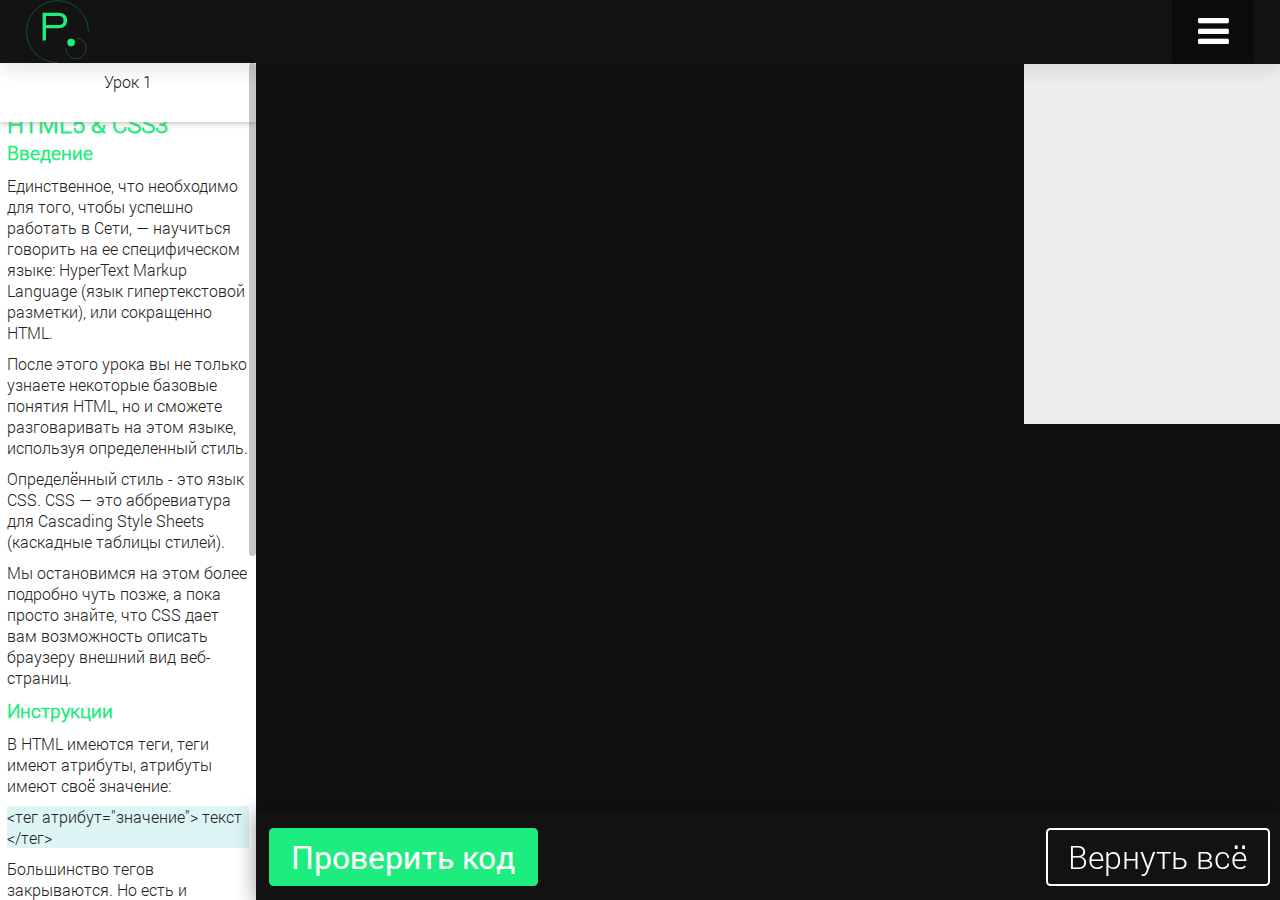
<file: lesson-1.html>
<!DOCTYPE html>
<html>
<head>
	<meta charset="UTF-8">
	<title>Phontimel</title>
	<link rel="icon" href="img/icon.svg">
	<link rel="stylesheet" href="css/main.css">
	<link rel="stylesheet" href="fonts/fonts.css">
	<link rel="stylesheet" href="font-awesome-4.2.0/css/font-awesome.min.css">
	<script src="js/jquery-1.9.1.min.js"></script>
</head>
<body>
	<div class="side-menu">
		<a href="lessons.html"><label>уроки</label></a>
		<li>Темы</li>
		<input type="radio" name="1" id="r3" checked>
		<input type="radio" name="1" id="r1">
		<input type="radio" name="1" id="r2">
		<label for="r1" class="dark">Dark Veyder</label>
		<label for="r2" class="white">Whity Source</label>
		<label for="r3" class="black">Black Stone</label>
	</div>
	<div class="close"></div>
	<div class="menu">
		<a class="link1" href="index.html"><img src="img/logo-3.svg"></a>
		<div class="main">
			<a class="fa fa-navicon link2"></a>
		</div>
	</div>
	<div class="instruct">
		<div class="lesson-view">Урок 1</div>
		<h2>HTML5 & CSS3</h2>
		<h3>Введение</h3>
		<p>Единственное, что необходимо для того, чтобы успешно работать в Сети, — научиться говорить на ее специфическом языке: HyperText Markup Language (язык гипертекстовой разметки), или сокращенно HTML.</p>
		<p> После этого урока вы не только узнаете некоторые базовые понятия HTML, но и сможете разговаривать на этом языке, используя определенный стиль.</p>
		<p>Определённый стиль - это язык CSS. CSS — это аббревиатура для Cascading Style Sheets (каскадные таблицы стилей).</p> 
		<p>Мы остановимся на этом более подробно чуть позже, а пока просто знайте, что CSS дает вам возможность описать браузеру внешний вид веб-страниц.</p>
		<h3>Инструкции</h3>
		<p>В HTML имеются теги, теги имеют атрибуты, атрибуты имеют своё значение:</p>
		<p class="code">&ltтег атрибут="значение"&gt текст &lt/тег&gt</p>
		<p>Большинство тегов закрываются. Но есть и исключения. Например:
		<span class="code">&ltbr&gt</span> или <span class="code">&ltbr/&gt</span> (этот тег нужен для того, чтобы переносить строки так, как мы захотим).</p>
		<p>Часто он используется в теге &ltp&gt&lt/p&gt<div class="code">&ltp&gt Lorem &ltbr&gt ipsum &ltbr&gt dolor &ltbr&gt sit &ltbr&gt amet &lt/p&gt</div></p>
		<p>Результат:</p>
		<div class="code">Lorem<br> ipsum<br> dolor<br> sit<br> amet</div>
		<h3>Задача</h3>
		<p>1. Создать тег <span class="code">&ltp&gt&lt/p&gt</span></p>
		<p>2. В теге<span class="code"> &ltp&gt&lt/p&gt</span> написать любой текст, например:<br><span class="code"> Hello world!</span></p>
		<p>3. Используя <span class="code">&ltbr&gt</span> получить результат <div class="code">Hello<br> World!</div></p>
		<div class="hint"></div>
	</div>
	<textarea type="text" class="input"></textarea>
	<div class="check">
		<a href="lesson-2.html">Следующий урок</a>
		<span class="button check-button">Проверить код</span>
		<span class="button reload-code">Вернуть всё</span>
		<span class="error">ошибка, пересмотрите код</span>
	</div>
	<div class="output"></div>
	<div class="return"><span class="fa fa-chevron-left"></span></div>
	<script src="js/main.js"></script>
	<script src="js/level-1.js"></script>
	<script src="js/jquery.nicescroll.min.js"></script>
	<script>
		$(".instruct").niceScroll({
			mousescrollstep: 7,
			cursorcolor: "#333",
			cursorwidth: "7px",
			cursorborderradius: "10px",
			cursorborder: "none"
		});
		$(".input").niceScroll({
			mousescrollstep: 7,
			cursorcolor: "#1ded7e",
			cursorwidth: "7px",
			cursorborderradius: "10px",
			cursorborder: "none"
		});
	</script>
</body>
</html>
</file>
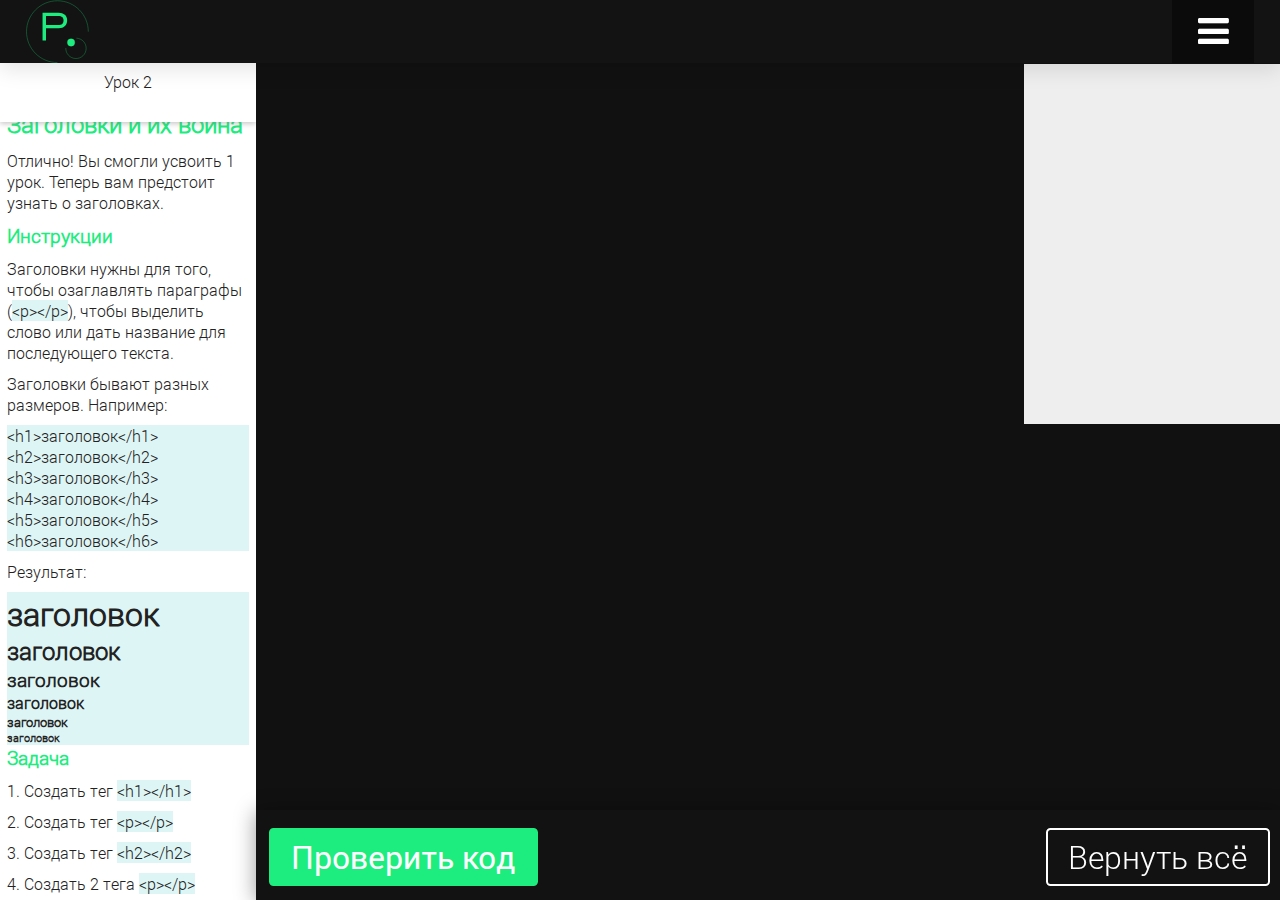
<file: lesson-2.html>
<!DOCTYPE html>
<html>
<head>
	<meta charset="UTF-8">
	<title>Phontimel</title>
	<link rel="icon" href="img/icon.svg">
	<link rel="stylesheet" href="css/main.css">
	<link rel="stylesheet" href="fonts/fonts.css">
	<link rel="stylesheet" href="font-awesome-4.2.0/css/font-awesome.min.css">
	<script src="js/jquery-1.9.1.min.js"></script>
</head>
<body>
	<div class="side-menu">
		<a href="lessons.html"><label>уроки</label></a>
		<li>Темы</li>
		<input type="radio" name="1" id="r3" checked>
		<input type="radio" name="1" id="r1">
		<input type="radio" name="1" id="r2">
		<label for="r1" class="dark">Dark Veyder</label>
		<label for="r2" class="white">Whity Source</label>
		<label for="r3" class="black">Black Stone</label>
	</div>
	<div class="close"></div>
	<div class="menu">
		<a class="link1" href="index.html"><img src="img/logo-3.svg"></a>
		<div class="main">
			<a class="fa fa-navicon link2"></a>
		</div>
	</div>
	<div class="instruct">
		<div class="lesson-view">Урок 2</div>
		<h2>Заголовки и их война</h2>
		<p>Отлично! Вы смогли усвоить 1 урок. Теперь вам предстоит узнать о заголовках.</p>
		<h3>Инструкции</h3>
		<p>Заголовки нужны для того, чтобы озаглавлять параграфы (<span class="code">&ltp&gt&lt/p&gt</span>), чтобы выделить слово или дать название для последующего текста.</p>
		<p>Заголовки бывают разных размеров. Например:</p>
		<div class="code">&lth1&gtзаголовок&lt/h1&gt<br>&lth2&gtзаголовок&lt/h2&gt<br>&lth3&gtзаголовок&lt/h3&gt<br>&lth4&gtзаголовок&lt/h4&gt<br>&lth5&gtзаголовок&lt/h5&gt<br>&lth6&gtзаголовок&lt/h6&gt<br></div>
		<p>Результат:</p>
		<div class="code">
			<h1>заголовок</h1>
			<h2>заголовок</h2>
			<h3>заголовок</h3>
			<h4>заголовок</h4>
			<h5>заголовок</h5>
			<h6>заголовок</h6>
		</div>
		<h3>Задача</h3>
		<p>1. Создать тег <span class="code">&lth1&gt&lt/h1&gt</span></p>
		<p>2. Создать тег <span class="code">&ltp&gt&lt/p&gt</span></p>
		<p>3. Создать тег <span class="code">&lth2&gt&lt/h2&gt</span></p>
		<p>4. Создать 2 тега <span class="code">&ltp&gt&lt/p&gt</span></p>
		<p>5. Написать что-либо в этих тегах (желательно теги пишите на разрых строках)</p>
	</div>
	<textarea type="text" class="input"></textarea>
	<div class="check">
		<a href="lesson-2.html">Следующий урок</a>
		<span class="button check-button">Проверить код</span>
		<span class="button reload-code">Вернуть всё</span>
		<span class="error">ошибка, пересмотрите код</span>
	</div>
	<div class="output"></div>
	<div class="return"><span class="fa fa-chevron-left"></span></div>
	<script src="js/main.js"></script>
	<script src="js/level-2.js"></script>
	<script>
		$(".instruct").niceScroll({
			mousescrollstep: 7,
			cursorcolor: "#333",
			cursorwidth: "7px",
			cursorborderradius: "10px",
			cursorborder: "none"
		});
		$(".input").niceScroll({
			mousescrollstep: 7,
			cursorcolor: "#1ded7e",
			cursorwidth: "7px",
			cursorborderradius: "10px",
			cursorborder: "none"
		});
	</script>
</body>
</html>
</file>
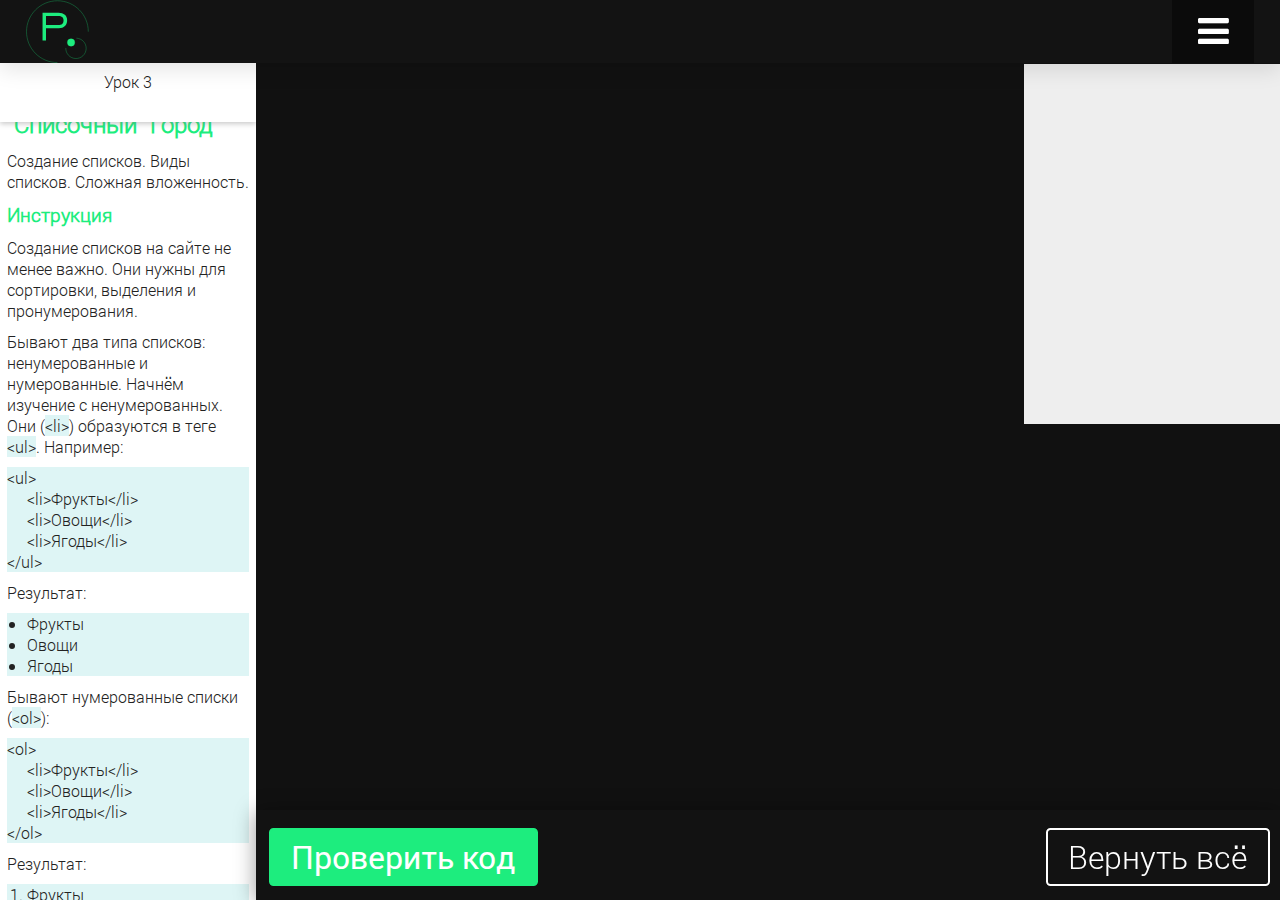
<file: lesson-3.html>
<!DOCTYPE html>
<html>
<head>
	<meta charset="UTF-8">
	<title>Phontimel</title>
	<link rel="icon" href="img/icon.svg">
	<link rel="stylesheet" href="css/main.css">
	<link rel="stylesheet" href="fonts/fonts.css">
	<link rel="stylesheet" href="font-awesome-4.2.0/css/font-awesome.min.css">
	<script src="js/jquery-1.9.1.min.js"></script>
</head>
<body>
	<div class="side-menu">
		<a href="lessons.html"><label>уроки</label></a>
		<li>Темы</li>
		<input type="radio" name="1" id="r3" checked>
		<input type="radio" name="1" id="r1">
		<input type="radio" name="1" id="r2">
		<label for="r1" class="dark">Dark Veyder</label>
		<label for="r2" class="white">Whity Source</label>
		<label for="r3" class="black">Black Stone</label>
	</div>
	<div class="close"></div>
	<div class="menu">
		<a class="link1" href="index.html"><img src="img/logo-3.svg"></a>
		<div class="main">
			<a class="fa fa-navicon link2"></a>
		</div>
	</div>
	<div class="instruct">
		<div class="lesson-view">Урок 3</div>
		<h2>"Списочный" Город</h2>
		<p>Создание списков. Виды списков. Сложная вложенность.</p>
		<h3>Инструкция</h3>
		<p>Создание списков на сайте не менее важно. Они нужны для сортировки, выделения и пронумерования.</p>
		<p>Бывают два типа списков: ненумерованные и нумерованные. Начнём изучение с ненумерованных. Они (<span class="code">&ltli&gt</span>) образуются в теге <span class="code">&ltul&gt</span>. Например: 
		<div class="code">&ltul&gt<br>
			<span class="tab"></span>&ltli&gtФрукты&lt/li&gt<br>
			<span class="tab"></span>&ltli&gtОвощи&lt/li&gt<br>
			<span class="tab"></span>&ltli&gtЯгоды&lt/li&gt<br>
			&lt/ul&gt
		</div></p>
		<p>Результат:</p>
		<div class="code">
			<ul>
				<li>Фрукты</li>
				<li>Овощи</li>
				<li>Ягоды</li>
			</ul>
		</div>
		<p>Бывают нумерованные списки (<span class="code">&ltol&gt</span>):</p>
		<div class="code">&ltol&gt<br>
			<span class="tab"></span>&ltli&gtФрукты&lt/li&gt<br>
			<span class="tab"></span>&ltli&gtОвощи&lt/li&gt<br>
			<span class="tab"></span>&ltli&gtЯгоды&lt/li&gt<br>
			&lt/ol&gt
		</div>
		<p>Результат:</p>
		<div class="code">
			<ol>
				<li>Фрукты</li>
				<li>Овощи</li>
				<li>Ягоды</li>
			</ol>
		</div>
		<p>Если указать в теге <span class="code">&ltli&gt</span> атрибут <span class="code">value=""</span>, приписать числовое значение атрибуту, то этот <span class="code">&ltli&gt</span> будет писаться с указаного числа, а другие последующие <span class="code">&ltli&gt</span> будут увеличиваться на 1:</p>
		<div class="code">&ltol&gt<br>
			<span class="tab"></span>&ltli&gtФрукты&lt/li&gt<br>
			<span class="tab"></span>&ltli value="5"&gtОвощи&lt/li&gt<br>
			<span class="tab"></span>&ltli&gtЯгоды&lt/li&gt<br>
			&lt/ol&gt
		</div>
		<p>Результат:</p>
		<div class="code">
			<ol>
				<li>Фрукты</li>
				<li value="5">Овощи</li>
				<li>Ягоды</li>
			</ol>
		</div>
		<p></p>
		<div class="code">&ltol reversed&gt<br>
		<span class="tab"></span>&ltli&gtФрукты&lt/li&gt<br>
		<span class="tab"></span>&ltli&gtОвощи&lt/li&gt<br>
		<span class="tab"></span>&ltli&gtЯгоды&lt/li&gt<br>
		&lt/ol&gt
		</div>
		<p>Результат:</p>
		<div class="code">
			<ol reversed>
				<li>Фрукты</li>
				<li>Овощи</li>
				<li>Ягоды</li>
			</ol>
		</div>
		<p>Есть типы отметок: i - римские маленькие, I - римские большие, 1 - цифры, A - прописные буквы, a - буквы (eng). На примере мы берём a - буквы:</p>
		<div class="code">
			&ltol type="a"&gt<br>
			<span class="tab"></span>&ltli&gtФрукты&lt/li&gt<br>
			<span class="tab"></span>&ltli&gtОвощи&lt/li&gt<br>
			<span class="tab"></span>&ltli&gtЯгоды&lt/li&gt<br>
			&lt/ol&gt
		</div>
		<p>Результат:</p>
		<div class="code">
			<ol type="a">
				<li>Фрукты</li>
				<li>Овощи</li>
				<li>Ягоды</li>
			</ol>
		</div>
		<h3>Задача</h3>
		<!--   <span class="code"></span>   -->
		<p>1. Создать 1 тег <span class="code">ul</span></p>
		<p>2. В нём создать 2 тега <span class="code">li</span>.</p>
		<p>3. Создать в тегах <span class="code">li</span> <span class="code">ol</span> у которых <span class="code">type="I"</span></p>
		<p>4. Создать в тегах <span class="code">ol</span> 3 тега <span class="code">li</span> и написать что-либо.</p>
		<p>5. Пишите код на разных строках и отделяйте 2-мя пробелами:</p>
		<div class="code">
			&ltol&gt<br>
			<span class="tab"></span>&ltli&gt<br>
			<span class="tab"></span><span class="tab"></span>&ltul&gt<br>
			<span class="tab"></span><span class="tab"></span><span class="tab"></span>&ltli&gtФрукты&lt/li&gt<br>
			<span class="tab"></span><span class="tab"></span><span class="tab"></span>&ltli&gtОвощи&lt/li&gt<br>
			<span class="tab"></span><span class="tab"></span><span class="tab"></span>&ltli&gtЯгоды&lt/li&gt<br>
			<span class="tab"></span><span class="tab"></span>&lt/ul&gt<br>
			<span class="tab"></span>&lt/li&gt<br>
			<span class="tab"></span>&ltli&gt<br>
			<span class="tab"></span><span class="tab"></span>&ltul&gt<br>
			<span class="tab"></span><span class="tab"></span><span class="tab"></span>&ltli&gtФрукты&lt/li&gt<br>
			<span class="tab"></span><span class="tab"></span><span class="tab"></span>&ltli&gtОвощи&lt/li&gt<br>
			<span class="tab"></span><span class="tab"></span><span class="tab"></span>&ltli&gtЯгоды&lt/li&gt<br>
			<span class="tab"></span><span class="tab"></span>&lt/ul&gt<br>
			<span class="tab"></span>&lt/li&gt<br>
			&lt/ol&gt
		</div>
	</div>
	<textarea type="text" class="input"></textarea>
	<div class="check">
		<a href="lesson-2.html">Следующий урок</a>
		<span class="button check-button">Проверить код</span>
		<span class="button reload-code">Вернуть всё</span>
		<span class="error">ошибка, пересмотрите код</span>
	</div>
	<div class="output"></div>
	<div class="return"><span class="fa fa-chevron-left"></span></div>
	<script src="js/main.js"></script>
	<script src="js/level-3.js"></script>
	<script>
		$(".instruct").niceScroll({
			mousescrollstep: 7,
			cursorcolor: "#333",
			cursorwidth: "7px",
			cursorborderradius: "10px",
			cursorborder: "none"
		});
		$(".input").niceScroll({
			mousescrollstep: 7,
			cursorcolor: "#1ded7e",
			cursorwidth: "7px",
			cursorborderradius: "10px",
			cursorborder: "none"
		});
	</script>
</body>
</html>
</file>
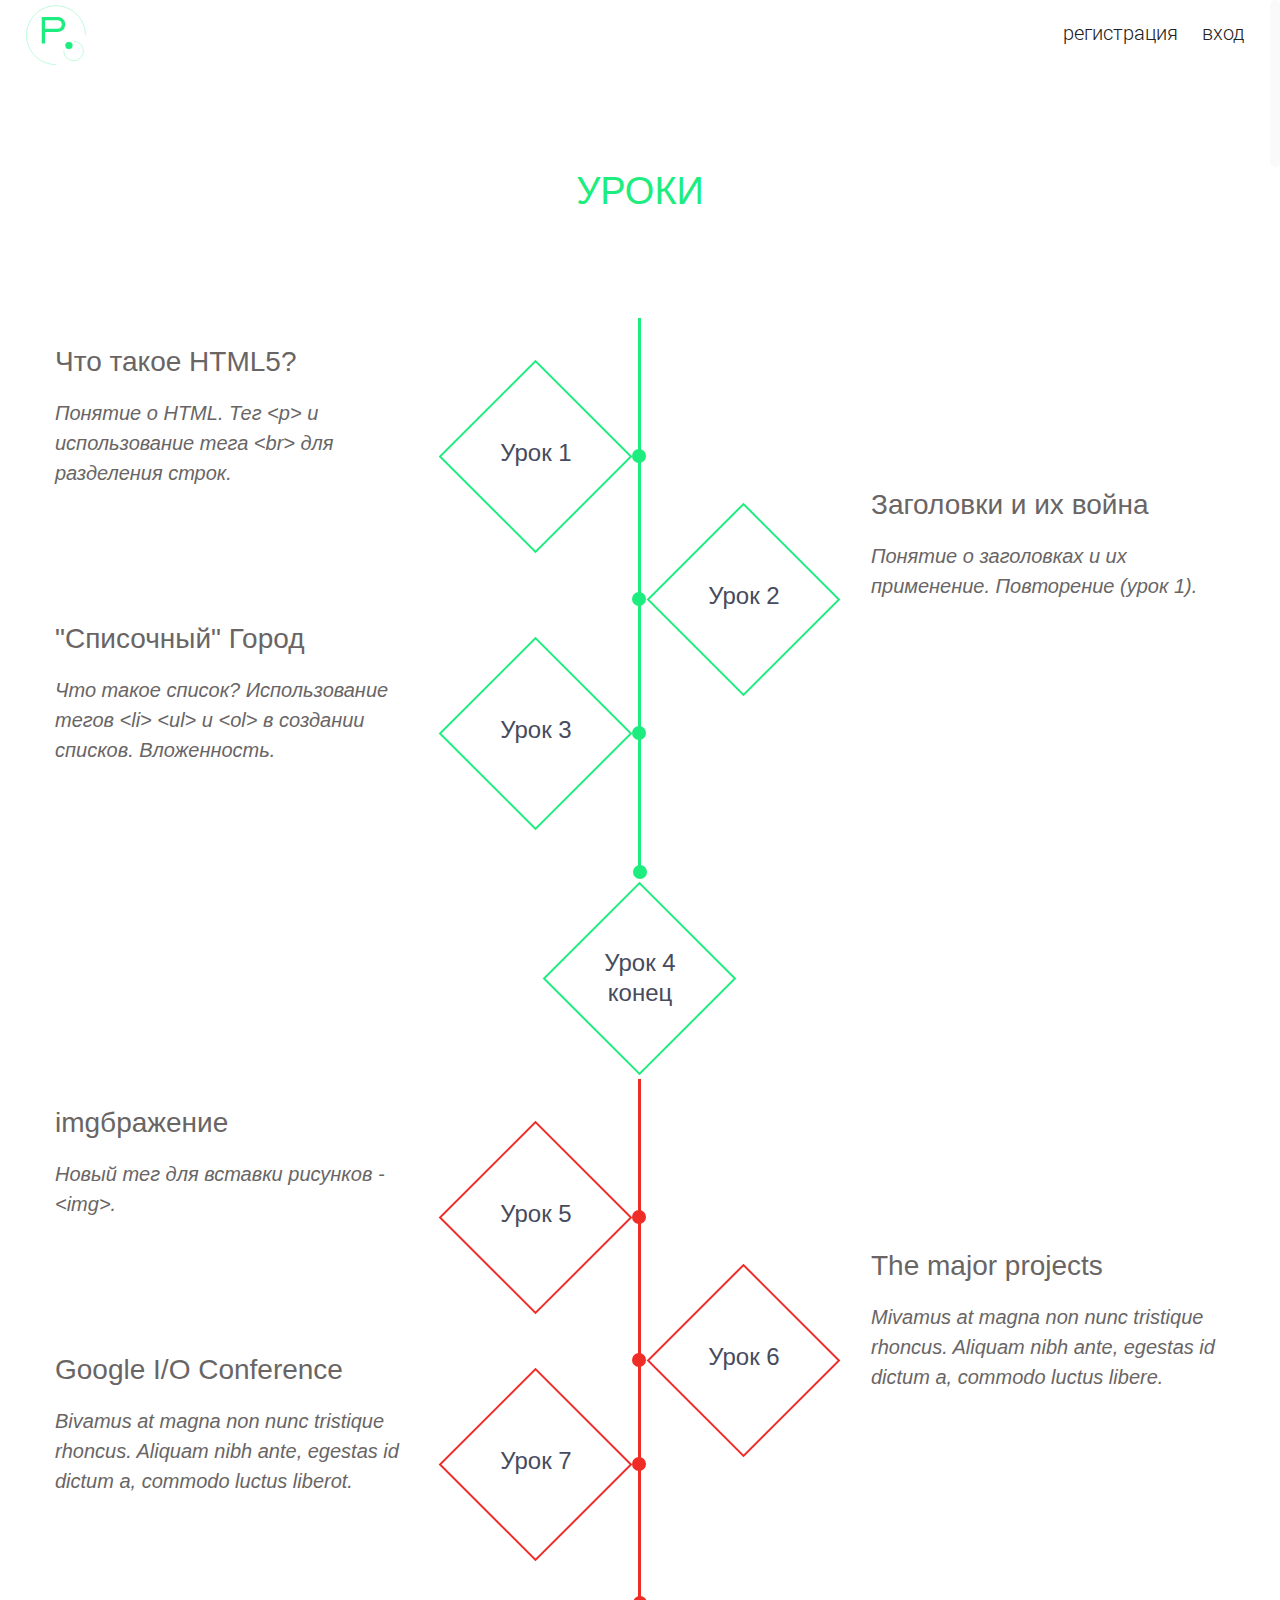
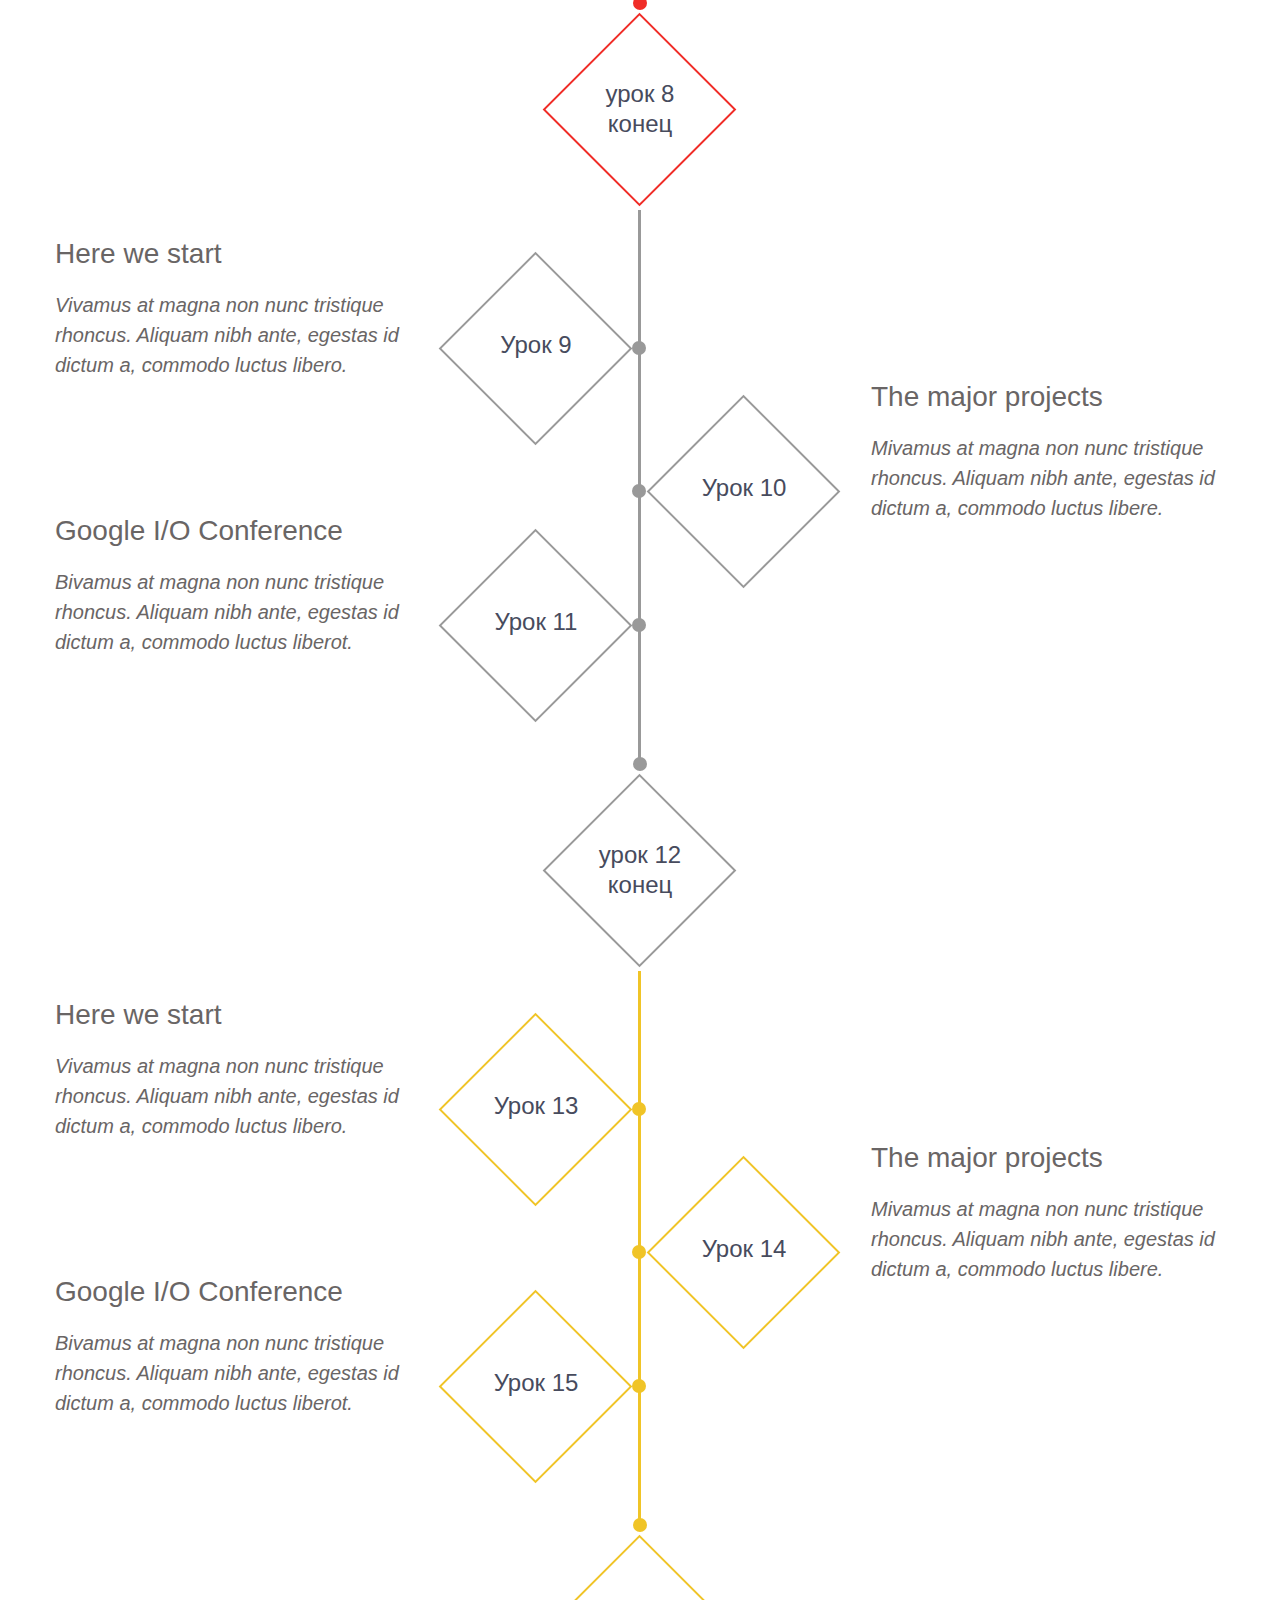
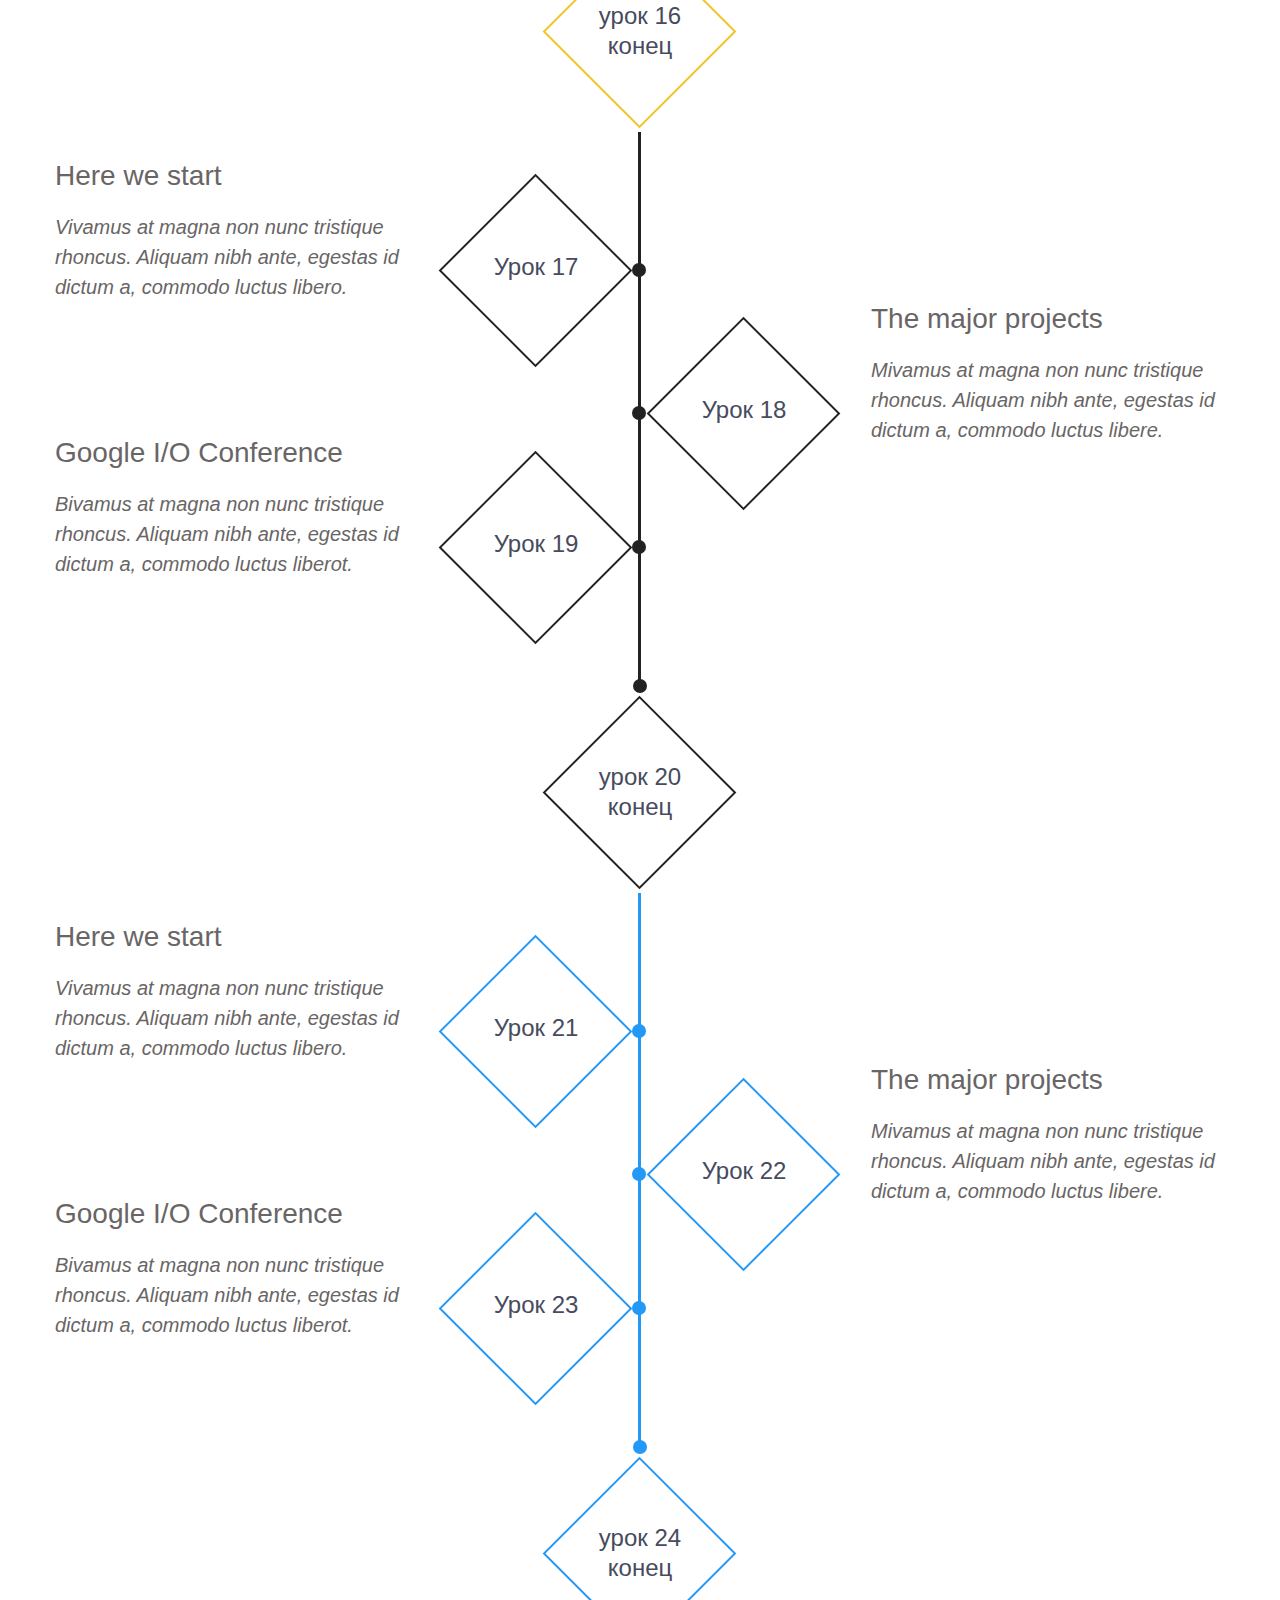
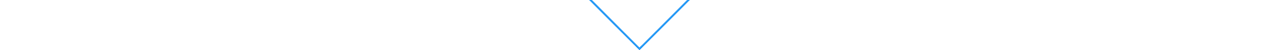
<file: lessons.html>
<!DOCTYPE html>
<html lang="en">
<head>
	<title>Home</title>
	<meta charset="utf-8">
	<link rel="icon" href="img/icon.svg">
	<link rel="stylesheet" href="css/style.css">
	<link rel="stylesheet" href="fonts/fonts.css">
</head>
<body>
	<header class="menu">
		<div class="logo">
			<a href="index.html"><img src="img/logo-3.svg" alt=""></a>
		</div>
		<div class="menu-list">
			<a href="">регистрация</a>
			<a href="">вход</a>
		</div>
	</header>
	<section id="about" class="page">
		<div class="about_inset__1">
		<div class="container_12">
			<div class="grid_12">
			<h3 class="head__1">уроки</h3>
			<div class="story story-green">
				<div class="grid_6 alpha">
				<div class="block-1">
					<a href="lesson-1.html"><div class="cornered">Урок 1</div></a>
					<div class="extra_wrapper">
					<div class="text1">Что такое HTML5?</div>
					Понятие о HTML. Тег &ltp&gt и использование тега &ltbr&gt для разделения строк.
					</div>
				</div>
				<div class="block-1">
					<a href="lesson-3.html"><div class="cornered">Урок 3</div></a>
					<div class="extra_wrapper">
					<div class="text1">"Списочный" Город</div>
					Что такое список? Использование тегов &ltli&gt &ltul&gt и &ltol&gt в создании списков. Вложенность.
					</div>
				</div>
				</div>
				<div class="grid_6 omega">
				<div class="block-1 inset__1">
					<a href="lesson-2.html"><div class="cornered">Урок 2</div></a>
					<div class="extra_wrapper">
					<div class="text1">Заголовки и их война</div>
					Понятие о заголовках и их применение. Повторение (урок 1).
					</div>
				</div>
				</div>
				<div class="clear"></div>
			
				<a href="lesson-4.html"><div class="cornered pos__1">Урок 4 <br> конец</div></a>
			</div>
		</div>
		</div>
		<div class="container_12">
			<div class="grid_12">
			<div class="story story-red">
				<div class="grid_6 alpha">
				<div class="block-1">
					<a href="lesson-1.html"><div class="cornered">Урок 5</div></a>
					<div class="extra_wrapper">
					<div class="text1">imgбражение</div>
					Новый тег для вставки рисунков - &ltimg&gt. 
					</div>
				</div>
				<div class="block-1">
					<a href="lesson-1.html"><div class="cornered">Урок 7</div></a>
					<div class="extra_wrapper">
					<div class="text1">Google I/O Conference</div>
					Bivamus at magna non nunc tristique rhoncus. Aliquam nibh ante, egestas id dictum a, commodo luctus liberot.
					</div>
				</div>
				</div>
				<div class="grid_6 omega">
				<div class="block-1 inset__1">
					<a href="lesson-1.html"><div class="cornered">Урок 6</div></a>
					<div class="extra_wrapper">
					<div class="text1">The major projects</div>
					Mivamus at magna non nunc tristique rhoncus. Aliquam nibh ante, egestas id dictum a, commodo luctus libere.
					</div>
				</div>
				</div>
				<div class="clear"></div>
			
				<a href="lesson-8.html"><div class="cornered pos__1">урок 8 <br> конец</div></a>
			</div>
		</div>
		</div>
		<div class="container_12">
			<div class="grid_12">
			<div class="story story-gray">
				<div class="grid_6 alpha">
				<div class="block-1">
					<a href="lesson-1.html"><div class="cornered">Урок 9</div></a>
					<div class="extra_wrapper">
					<div class="text1">Here we start</div>
					Vivamus at magna non nunc tristique rhoncus. Aliquam nibh ante, egestas id dictum a, commodo luctus libero.
					</div>
				</div>
				<div class="block-1">
					<a href="lesson-1.html"><div class="cornered">Урок 11</div></a>
					<div class="extra_wrapper">
					<div class="text1">Google I/O Conference</div>
					Bivamus at magna non nunc tristique rhoncus. Aliquam nibh ante, egestas id dictum a, commodo luctus liberot.
					</div>
				</div>
				</div>
				<div class="grid_6 omega">
				<div class="block-1 inset__1">
					<a href="lesson-1.html"><div class="cornered">Урок 10</div></a>
					<div class="extra_wrapper">
					<div class="text1">The major projects</div>
					Mivamus at magna non nunc tristique rhoncus. Aliquam nibh ante, egestas id dictum a, commodo luctus libere.
					</div>
				</div>
				</div>
				<div class="clear"></div>
			
				<a href="lesson-12.html"><div class="cornered pos__1">урок 12 <br> конец</div></a>
			</div>
		</div>
		</div>
		<div class="container_12">
			<div class="grid_12">
			<div class="story story-yellow">
				<div class="grid_6 alpha">
				<div class="block-1">
					<a href="lesson-1.html"><div class="cornered">Урок 13</div></a>
					<div class="extra_wrapper">
					<div class="text1">Here we start</div>
					Vivamus at magna non nunc tristique rhoncus. Aliquam nibh ante, egestas id dictum a, commodo luctus libero.
					</div>
				</div>
				<div class="block-1">
					<a href="lesson-1.html"><div class="cornered">Урок 15</div></a>
					<div class="extra_wrapper">
					<div class="text1">Google I/O Conference</div>
					Bivamus at magna non nunc tristique rhoncus. Aliquam nibh ante, egestas id dictum a, commodo luctus liberot.
					</div>
				</div>
				</div>
				<div class="grid_6 omega">
				<div class="block-1 inset__1">
					<a href="lesson-1.html"><div class="cornered">Урок 14</div></a>
					<div class="extra_wrapper">
					<div class="text1">The major projects</div>
					Mivamus at magna non nunc tristique rhoncus. Aliquam nibh ante, egestas id dictum a, commodo luctus libere.
					</div>
				</div>
				</div>
				<div class="clear"></div>
			
				<a href="lesson-16.html"><div class="cornered pos__1">урок 16 <br> конец</div></a>
			</div>
		</div>
		</div>
		<div class="container_12">
			<div class="grid_12">
			<div class="story story-black">
				<div class="grid_6 alpha">
				<div class="block-1">
					<a href="lesson-1.html"><div class="cornered">Урок 17</div></a>
					<div class="extra_wrapper">
					<div class="text1">Here we start</div>
					Vivamus at magna non nunc tristique rhoncus. Aliquam nibh ante, egestas id dictum a, commodo luctus libero.
					</div>
				</div>
				<div class="block-1">
					<a href="lesson-1.html"><div class="cornered">Урок 19</div></a>
					<div class="extra_wrapper">
					<div class="text1">Google I/O Conference</div>
					Bivamus at magna non nunc tristique rhoncus. Aliquam nibh ante, egestas id dictum a, commodo luctus liberot.
					</div>
				</div>
				</div>
				<div class="grid_6 omega">
				<div class="block-1 inset__1">
					<a href="lesson-1.html"><div class="cornered">Урок 18</div></a>
					<div class="extra_wrapper">
					<div class="text1">The major projects</div>
					Mivamus at magna non nunc tristique rhoncus. Aliquam nibh ante, egestas id dictum a, commodo luctus libere.
					</div>
				</div>
				</div>
				<div class="clear"></div>
			
				<a href="lesson-20.html"><div class="cornered pos__1">урок 20 <br> конец</div></a>
			</div>
		</div>
		</div>
		<div class="container_12">
			<div class="grid_12">
			<div class="story story-blue">
				<div class="grid_6 alpha">
				<div class="block-1">
					<a href="lesson-1.html"><div class="cornered">Урок 21</div></a>
					<div class="extra_wrapper">
					<div class="text1">Here we start</div>
					Vivamus at magna non nunc tristique rhoncus. Aliquam nibh ante, egestas id dictum a, commodo luctus libero.
					</div>
				</div>
				<div class="block-1">
					<a href="lesson-1.html"><div class="cornered">Урок 23</div></a>
					<div class="extra_wrapper">
					<div class="text1">Google I/O Conference</div>
					Bivamus at magna non nunc tristique rhoncus. Aliquam nibh ante, egestas id dictum a, commodo luctus liberot.
					</div>
				</div>
				</div>
				<div class="grid_6 omega">
					<div class="block-1 inset__1">
						<a href="lesson-1.html"><div class="cornered">Урок 22</div></a>
						<div class="extra_wrapper">
						<div class="text1">The major projects</div>
						Mivamus at magna non nunc tristique rhoncus. Aliquam nibh ante, egestas id dictum a, commodo luctus libere.
						</div>
					</div>
				</div>
				<div class="clear"></div>
				<a href="lesson-24.html"><div class="cornered pos__1">урок 24 <br> конец</div></a>
			</div>
		</div>
		</div>
		</div>
	</section>
	<script src="js/jquery.min.js"></script>
	<script src="js/jquery.nicescroll.min.js"></script>
	<script>
		$("html").niceScroll({
			mousescrollstep: 15,
			cursorcolor: "#222",
			cursorwidth: "10px",
			cursorborderradius: "10px",
			cursorborder: "none"
		});
	</script>
</body>
</html>
</file>
<file: css/main.css>
* {
	margin: 0;
	padding: 0;
	outline: none;
	text-decoration: none;
	box-sizing: border-box;
}

/* #1de9b6, #5f6d7e */

body {
	background: #111;
	overflow: hidden;
}

/************* SIDE MENU *************/

.side-menu {
	list-style: none;
	position: fixed;
	height: 100%;
	width: 20%;
	background: #1ded7e;
	left: 100%;
	top: 0;
	z-index: 99999999;
}

.side-menu input {
	display: none;
}

.side-menu #r1:checked ~ label:nth-of-type(1),
.side-menu #r2:checked ~ label:nth-of-type(2),
.side-menu #r3:checked ~ label:nth-of-type(3) {
	background: #fff;
	color: #1ded7e;
}


.side-menu li,
.side-menu label {
	display: list-item;
	text-transform: uppercase;
	width: 100%;
	line-height: 8vh;
	text-align: center;
	font-size: 3vh;
	font-family: "RobotoLight";
	margin: 2vh 0;
	background: transparent;
	color: #fff;
}

.side-menu label a {
	color: #1ded7e;
}

.side-menu label:hover {
	background: #fff;
	color: #1ded7e;
	cursor: pointer;
}


.close {
	position: fixed;
	height: 100%;
	width: 80%;
	left: 100%;
	top: 0;
	z-index: 99999999;
}

/************* CHECK CODE *************/

.check {
	height: 10%;
	background: #121212;
	position: absolute;
	width: 80%;
	left: 20%;
	top: 90%;
	box-shadow: 0 2px 20px rgba(0,0,0,.4);
	padding: 0 1%;
}

.check .button {
	color: #fff;
	font: 3.5vh "RobotoLight";
	border-radius: .5vh;
	transition: all .3s;
	background: transparent;
	display: inline;
	cursor: pointer;
	position: absolute;
	top: 2vh;
	line-height: 6vh;
	padding: 0 2%;
}

.check a {
	top: 2vh;
	color: #fff;
	padding: 0 2%;
	display: none;
	cursor: pointer;
	line-height: 6vh;
	position: absolute;
	border-radius: .5vh;
	transition: all .3s;
	background: transparent;
	font: 3.5vh "RobotoLight";
}

.check .check-button {
	background: #1DED7E;
	border: .3vh solid #1DED7E;
	font-family: "RobotoRegular";
}

.check .reload-code {
	right: 1%;
}

.check .check-button:hover,
.check .reload-code {
	border: .3vh solid #fff;
}

.check .reload-code:hover {
	color: rgba(255,255,255,.7);
}

.check .error {
	left: 20%;
	top: 80%;
	height: 10vh;
	padding: 0 1vw;
	font-size: 3vh;
	line-height: 10vh;
	position: fixed;
	background: #121212;
	box-shadow: 0 2px 20px rgba(0,0,0,.4);
}

/******************************/

#music {
	display: none;
}

.input {
	top: 7%;
	left: 20%;
	z-index: 0;
	width: 60%;
	height: 83%;
	color: #eee;
	resize: none;
	border: none;
	padding: 2vh;
	position: fixed;
	background: #111;
	overflow-y: visible;
	font: 20px monospace;
}


.instruct {
	background: #fff;
	font-family: "RobotoLight";
	width: 20%;
	height: 93%;
	position: fixed;
	left: 0;
	top: 7%;
	color: #222;
	padding: 7px;
	overflow-y: scroll;
	padding-top: 3.5%;
}

.tab {
	margin-left: 20px;
}

.instruct li {
	margin-left: 20px;
}

.instruct p {
	margin: 10px 0;
}

.instruct .code {
	background: #def5f5;
}

.instruct h2,
.instruct h3 {
	color: #1DED7E;
}

.instruct .code h2, 
.instruct .code h3 {
	color: #222;
}

.instruct .lesson-view {
	margin-left: -7px;
	width: 100%;
	height: 7%;
	top: 0;
	box-shadow: 0 2px 5px rgba(125,125,125,.4);
	background: #fff;
	position: absolute;
	text-align: center;
	padding-top: 3%;
}

.output {
	cursor: pointer;
	z-index: 2;
	position: absolute;
	width: 100%;
	height: 40%;
	background: #eee;
	left: 80%;
	overflow-y: scroll;
	top: 7.08%;
	padding: 20px;
}
.return {
	top: 90%;
	color: #fff;
	opacity: .4;
	width: 50px;
	height: 50px;
	display: none;
	z-index: 10000;
	cursor: pointer;
	font-size: 30px;
	position: fixed;
	background: #000;
	padding: 9px 11px;
	border-radius: 50%;
}
.menu {
	font: 1em "PT Sans", Tahoma, Arial;
	width: 100%;
	position: absolute;
	background: #131313;
	padding: 0 2%;
	z-index: 3;
	height: 7%;
	box-shadow: 0 7px 20px rgba(0,0,0,.1);
}

.menu a.link1,
.menu a.link2 {
	background: rgba(0,0,0,.4);
	transition: all .3s;
	cursor: pointer;
}

a.link1 img {
	top: 0;
	left: 2%;
	width: 7vh;
	height: 7vh;
	position: fixed;
}

.menu a.link2 {
	color: #fff !important;
	float: right;
	padding: 1.5vh 2vw;
	font-size: 4vh;
}


.menu a.link2:hover,
.menu a.link1:hover {
	box-shadow: 0 3px 10px rgba(0,0,0,.4);
}

.error {
	color: #d82128;
	font-family: "RobotoLight";
	margin-left: 1%;
	display: none;
}
</file>
<file: fonts/fonts.css>
/* font-family: "RobotoRegular"; */
@font-face {
	font-family: "RobotoRegular";
	src: url("../fonts/RobotoRegular/RobotoRegular.eot");
	src: url("../fonts/RobotoRegular/RobotoRegular.eot?#iefix")format("embedded-opentype"),
	url("../fonts/RobotoRegular/RobotoRegular.woff") format("woff"),
	url("../fonts/RobotoRegular/RobotoRegular.ttf") format("truetype");
	font-style: normal;
	font-weight: normal;
}
/* font-family: "RobotoLight"; */
@font-face {
	font-family: "RobotoLight";
	src: url("../fonts/RobotoLight/RobotoLight.eot");
	src: url("../fonts/RobotoLight/RobotoLight.eot?#iefix")format("embedded-opentype"),
	url("../fonts/RobotoLight/RobotoLight.woff") format("woff"),
	url("../fonts/RobotoLight/RobotoLight.ttf") format("truetype");
	font-style: normal;
	font-weight: normal;
}
/* font-family: "RobotoMedium"; */
@font-face {
	font-family: "RobotoMedium";
	src: url("../fonts/RobotoMedium/RobotoMedium.eot");
	src: url("../fonts/RobotoMedium/RobotoMedium.eot?#iefix")format("embedded-opentype"),
	url("../fonts/RobotoMedium/RobotoMedium.woff") format("woff"),
	url("../fonts/RobotoMedium/RobotoMedium.ttf") format("truetype");
	font-style: normal;
	font-weight: normal;
}
/* font-family: "RobotoBold"; */
@font-face {
	font-family: "RobotoBold";
	src: url("../fonts/RobotoBold/RobotoBold.eot");
	src: url("../fonts/RobotoBold/RobotoBold.eot?#iefix")format("embedded-opentype"),
	url("../fonts/RobotoBold/RobotoBold.woff") format("woff"),
	url("../fonts/RobotoBold/RobotoBold.ttf") format("truetype");
	font-style: normal;
	font-weight: normal;
}
/* font-family: "NautilusPompiliusRegular"; */
@font-face {
	font-family: "NautilusPompiliusRegular";
	src: url("../fonts/NautilusPompiliusRegular/NautilusPompiliusRegular.eot");
	src: url("../fonts/NautilusPompiliusRegular/NautilusPompiliusRegular.eot?#iefix")format("embedded-opentype"),
	url("../fonts/NautilusPompiliusRegular/NautilusPompiliusRegular.woff") format("woff"),
	url("../fonts/NautilusPompiliusRegular/NautilusPompiliusRegular.ttf") format("truetype");
	font-style: normal;
	font-weight: normal;
}
/* font-family: "RobotoCondensedRegular"; */
@font-face {
	font-family: "RobotoCondensedRegular";
	src: url("../fonts/RobotoCondensedRegular/RobotoCondensedRegular.eot");
	src: url("../fonts/RobotoCondensedRegular/RobotoCondensedRegular.eot?#iefix")format("embedded-opentype"),
	url("../fonts/RobotoCondensedRegular/RobotoCondensedRegular.woff") format("woff"),
	url("../fonts/RobotoCondensedRegular/RobotoCondensedRegular.ttf") format("truetype");
	font-style: normal;
	font-weight: normal;
}
/* font-family: "RobotoCondensedLight"; */
@font-face {
	font-family: "RobotoCondensedLight";
	src: url("../fonts/RobotoCondensedLight/RobotoCondensedLight.eot");
	src: url("../fonts/RobotoCondensedLight/RobotoCondensedLight.eot?#iefix")format("embedded-opentype"),
	url("../fonts/RobotoCondensedLight/RobotoCondensedLight.woff") format("woff"),
	url("../fonts/RobotoCondensedLight/RobotoCondensedLight.ttf") format("truetype");
	font-style: normal;
	font-weight: normal;
}
/* font-family: "RobotoCondensedBold"; */
@font-face {
	font-family: "RobotoCondensedBold";
	src: url("../fonts/RobotoCondensedBold/RobotoCondensedBold.eot");
	src: url("../fonts/RobotoCondensedBold/RobotoCondensedBold.eot?#iefix")format("embedded-opentype"),
	url("../fonts/RobotoCondensedBold/RobotoCondensedBold.woff") format("woff"),
	url("../fonts/RobotoCondensedBold/RobotoCondensedBold.ttf") format("truetype");
	font-style: normal;
	font-weight: normal;
}
</file>
<file: css/style.css>
@import '../css/grid.css';
* {margin: 0;padding: 0;outline: none;list-style: none;transition: all .3s;text-decoration: none;box-sizing: border-box;}
body {position: relative;background: #ffffff;color: #696565;}
p {margin-bottom: 30px;}
.menu {height: 70px;line-height: 65px;padding: 0 2%;}

.menu .logo {float: left;}

.menu .logo img {height: 60px;margin: 5px 0;}

.menu .menu-list {float: right;}

.menu .menu-list a {font-size: 20px;margin: 0 10px;display: inline-block;color: #222;font-family: "RobotoLight"}

.menu .menu-list a:hover {color: #1ded7e;}

.menu .logo:hover {opacity: .4;}
h3 {text-align: center;font-style: normal;text-transform: uppercase;font-size: 38px;line-height: 36px;padding-top: 76px;color: #1ded7e;margin-bottom: 138px;}
.story {padding-bottom: 243px;position: relative;margin-top: 100px;}
.story:after {left: 50%;margin-left: -2px;width: 3px;position: absolute;content: '';top: -29px;bottom: 130px;}
.story-green:after {background-color: #1ded7e;}
.story-gray:after {background-color: #999;}
.story-red:after {background-color: #F02C27;}
.story-yellow:after {background-color: #F0C427;}
.story-black:after {background-color: #222;}
.story-blue:after {background-color: #2498F5;}
.block-1 .text1 {font-size: 28px;font-style: normal;margin-bottom: 21px;}
.block-1 + .block-1 {margin-top: 136px;}
.block-1.inset__1 {padding-top: 143px;}
.block-1.inset__1 .cornered {float: left;margin-right: 30px;margin-left: -8px;}
.block-1.inset__1 .cornered:after {left: -15px;margin-left: 0;}
.cornered {color: #474b5d;font-size: 24px;line-height: 36px;width: 194px;font-weight: normal;font-style: normal;position: relative;float: right;text-align: center;margin-top: 88px;margin-right: -8px;}
.cornered:before {position: absolute;width: 137px;height: 137px;content: '';border: 1px solid #727582;left: 50%;margin-left: -69px;top: 50%;margin-top: -65px;box-sizing: border-box;transform: rotate(135deg);text-decoration: none !important;}
.cornered:after {position: absolute;width: 14px;height: 14px;content: '';left: 100%;margin-left: -1px;top: 50%;margin-top: -4px;border-radius: 500px;}
.story-green .cornered:after {background-color: #1ded7e;}
.story-green .cornered:before {border: 2px solid #1ded7e;}
.story-gray .cornered:after {background-color: #999;}
.story-gray .cornered:before {border: 2px solid #999;}
.story-red .cornered:after {background-color: #F02C27;}
.story-red .cornered:before {border: 2px solid #F02C27;}
.story-yellow .cornered:after {background-color: #F0C427;}
.story-yellow .cornered:before {border: 2px solid #F0C427;}
.story-black .cornered:after {background-color: #222;}
.story-black .cornered:before {border: 2px solid #222;}
.story-blue .cornered:after {background-color: #2498F5;}
.story-blue .cornered:before {border: 2px solid #2498F5;}
.cornered.pos__1 {position: absolute;left: 50%;margin-left: -97px;bottom: 0;line-height: 30px;}
.cornered.pos__1:before {margin-top: -68px;}
.cornered.pos__1:after {left: 50%;margin-left: -7px;top: 0;margin-top: -83px;}
.about_inset__1 {padding-bottom: 144px;}
</file>
